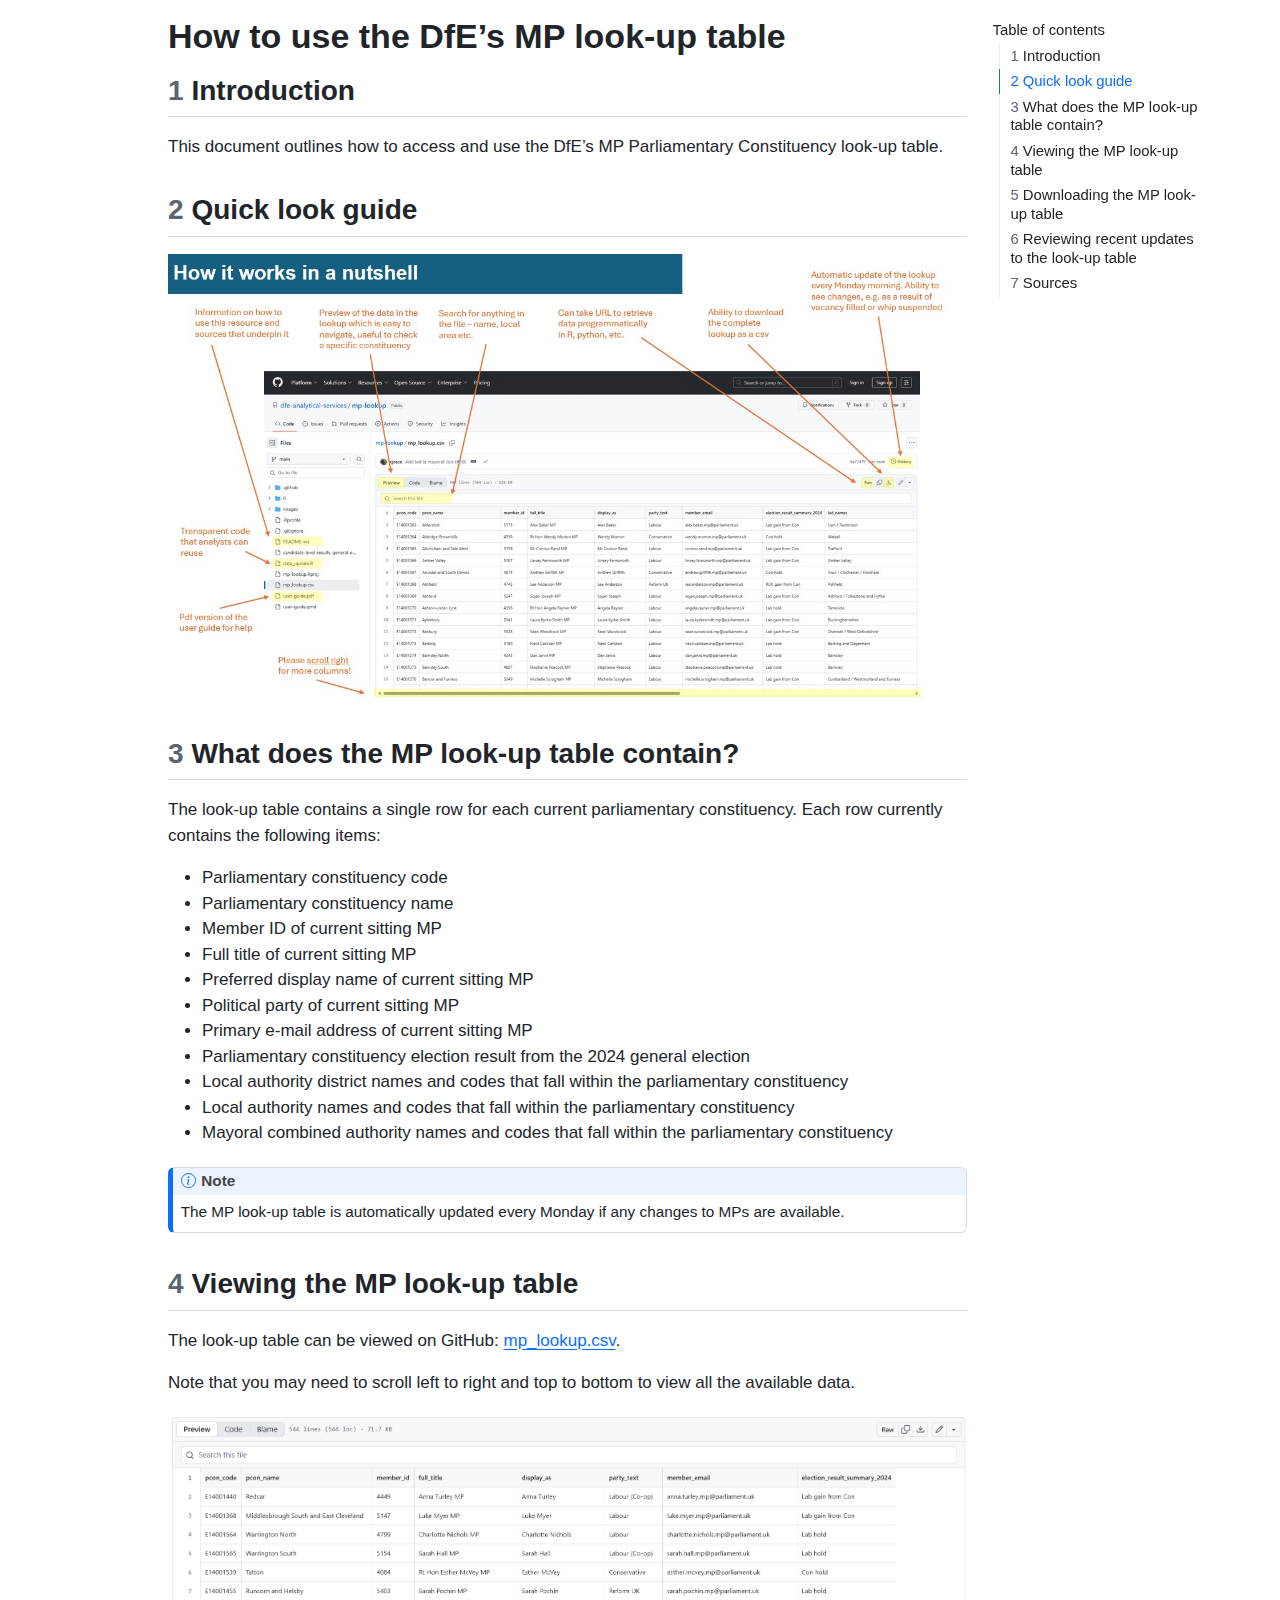
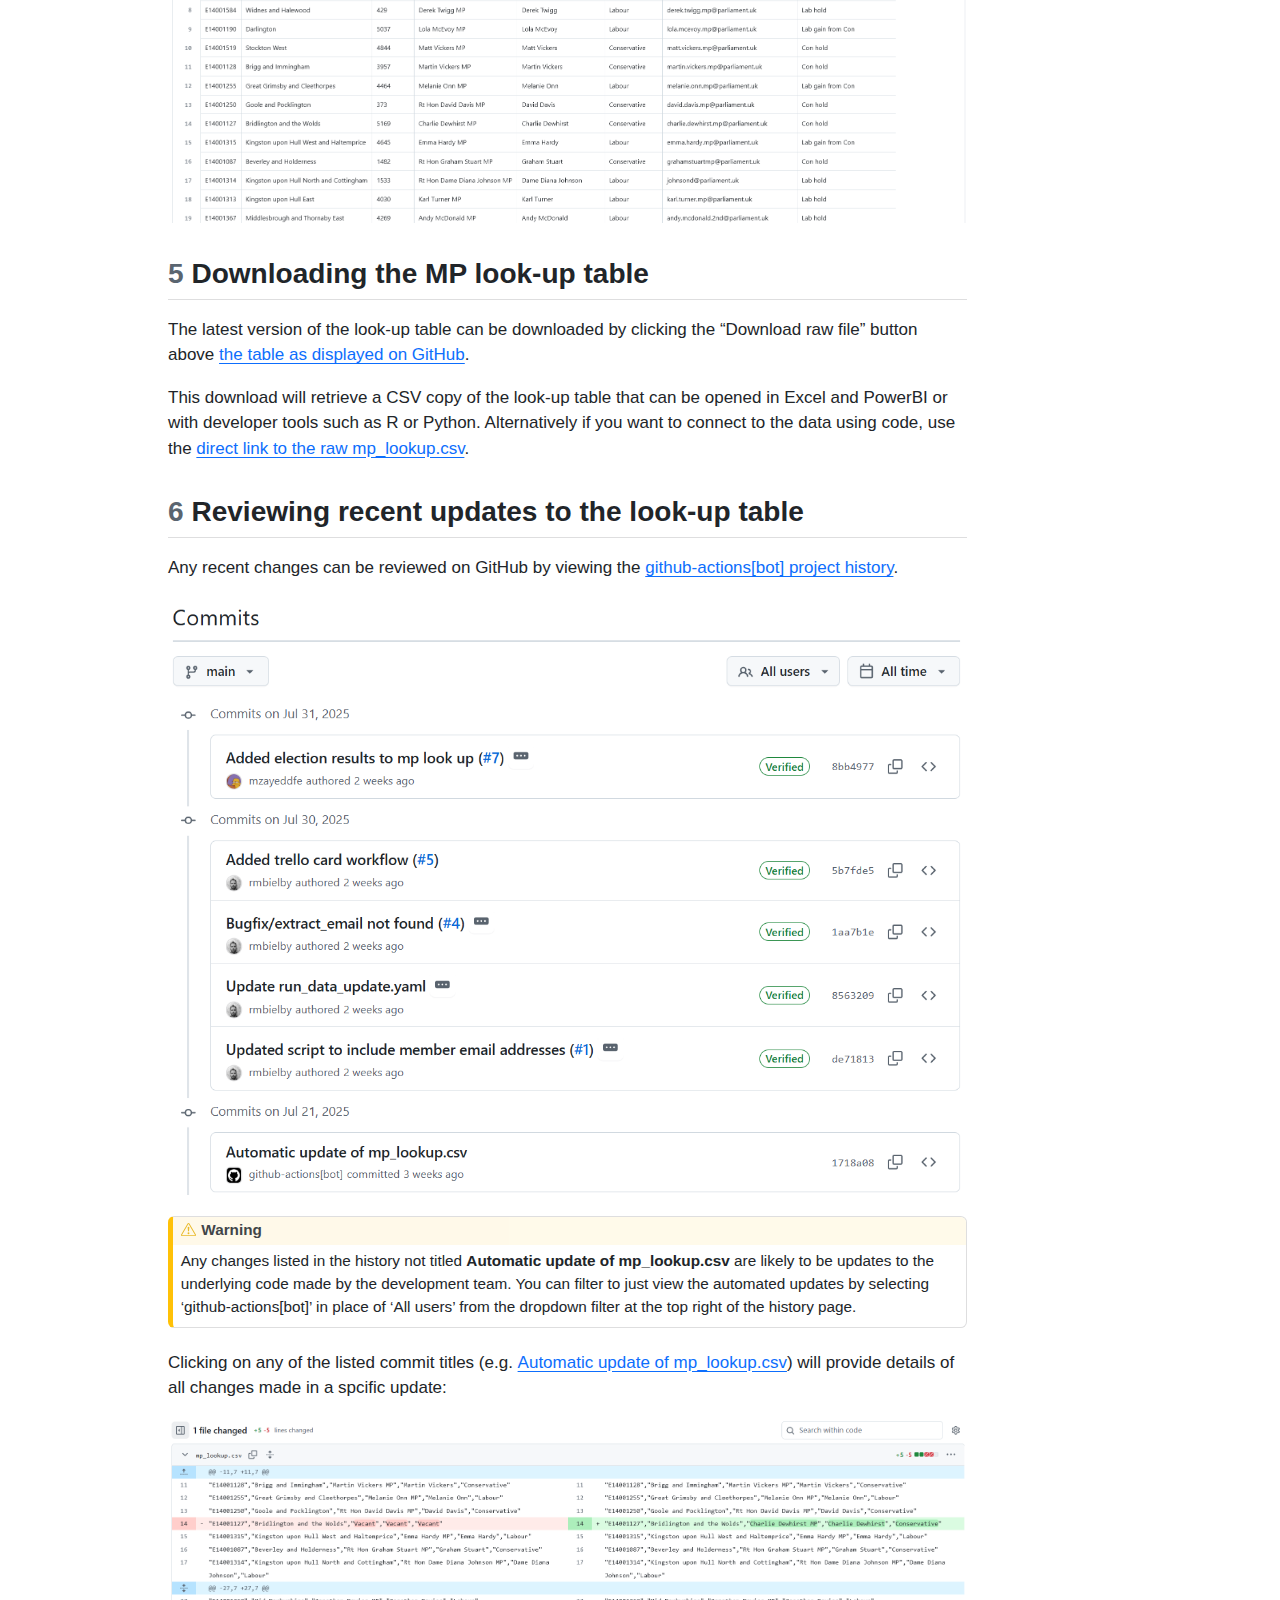
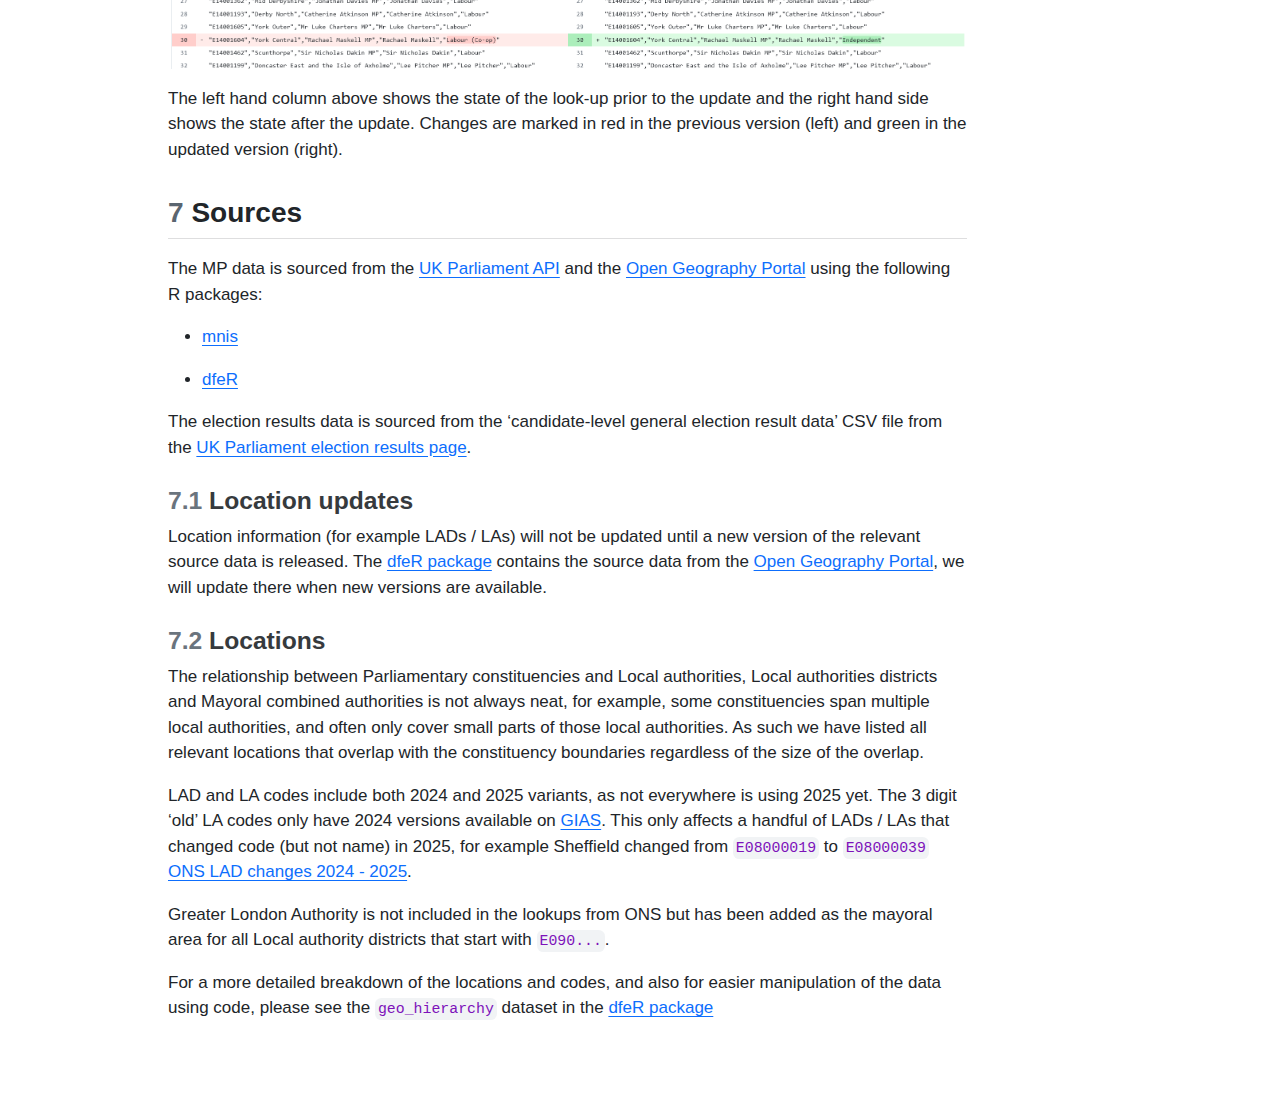
<file: index.html>
<!DOCTYPE html>
<html xmlns="http://www.w3.org/1999/xhtml" lang="en" xml:lang="en"><head>

<meta charset="utf-8">
<meta name="generator" content="quarto-1.8.27">

<meta name="viewport" content="width=device-width, initial-scale=1.0, user-scalable=yes">


<title>How to use the DfE’s MP look-up table</title>
<style>
code{white-space: pre-wrap;}
span.smallcaps{font-variant: small-caps;}
div.columns{display: flex; gap: min(4vw, 1.5em);}
div.column{flex: auto; overflow-x: auto;}
div.hanging-indent{margin-left: 1.5em; text-indent: -1.5em;}
ul.task-list{list-style: none;}
ul.task-list li input[type="checkbox"] {
  width: 0.8em;
  margin: 0 0.8em 0.2em -1em; /* quarto-specific, see https://github.com/quarto-dev/quarto-cli/issues/4556 */ 
  vertical-align: middle;
}
</style>


<script src="user-guide_files/libs/clipboard/clipboard.min.js"></script>
<script src="user-guide_files/libs/quarto-html/quarto.js" type="module"></script>
<script src="user-guide_files/libs/quarto-html/tabsets/tabsets.js" type="module"></script>
<script src="user-guide_files/libs/quarto-html/axe/axe-check.js" type="module"></script>
<script src="user-guide_files/libs/quarto-html/popper.min.js"></script>
<script src="user-guide_files/libs/quarto-html/tippy.umd.min.js"></script>
<script src="user-guide_files/libs/quarto-html/anchor.min.js"></script>
<link href="user-guide_files/libs/quarto-html/tippy.css" rel="stylesheet">
<link href="user-guide_files/libs/quarto-html/quarto-syntax-highlighting-ed96de9b727972fe78a7b5d16c58bf87.css" rel="stylesheet" id="quarto-text-highlighting-styles">
<script src="user-guide_files/libs/bootstrap/bootstrap.min.js"></script>
<link href="user-guide_files/libs/bootstrap/bootstrap-icons.css" rel="stylesheet">
<link href="user-guide_files/libs/bootstrap/bootstrap-65593569ceda963ba8f623b2d6753334.min.css" rel="stylesheet" append-hash="true" id="quarto-bootstrap" data-mode="light">


</head>

<body class="quarto-light">

<div id="quarto-content" class="page-columns page-rows-contents page-layout-article">
<div id="quarto-margin-sidebar" class="sidebar margin-sidebar">
  <nav id="TOC" role="doc-toc" class="toc-active">
    <h2 id="toc-title">Table of contents</h2>
   
  <ul>
  <li><a href="#introduction" id="toc-introduction" class="nav-link active" data-scroll-target="#introduction"><span class="header-section-number">1</span> Introduction</a></li>
  <li><a href="#quick-look-guide" id="toc-quick-look-guide" class="nav-link" data-scroll-target="#quick-look-guide"><span class="header-section-number">2</span> Quick look guide</a></li>
  <li><a href="#what-does-the-mp-look-up-table-contain" id="toc-what-does-the-mp-look-up-table-contain" class="nav-link" data-scroll-target="#what-does-the-mp-look-up-table-contain"><span class="header-section-number">3</span> What does the MP look-up table contain?</a></li>
  <li><a href="#viewing-the-mp-look-up-table" id="toc-viewing-the-mp-look-up-table" class="nav-link" data-scroll-target="#viewing-the-mp-look-up-table"><span class="header-section-number">4</span> Viewing the MP look-up table</a></li>
  <li><a href="#downloading-the-mp-look-up-table" id="toc-downloading-the-mp-look-up-table" class="nav-link" data-scroll-target="#downloading-the-mp-look-up-table"><span class="header-section-number">5</span> Downloading the MP look-up table</a></li>
  <li><a href="#reviewing-recent-updates-to-the-look-up-table" id="toc-reviewing-recent-updates-to-the-look-up-table" class="nav-link" data-scroll-target="#reviewing-recent-updates-to-the-look-up-table"><span class="header-section-number">6</span> Reviewing recent updates to the look-up table</a></li>
  <li><a href="#sources" id="toc-sources" class="nav-link" data-scroll-target="#sources"><span class="header-section-number">7</span> Sources</a>
  <ul class="collapse">
  <li><a href="#location-updates" id="toc-location-updates" class="nav-link" data-scroll-target="#location-updates"><span class="header-section-number">7.1</span> Location updates</a></li>
  <li><a href="#locations" id="toc-locations" class="nav-link" data-scroll-target="#locations"><span class="header-section-number">7.2</span> Locations</a></li>
  </ul></li>
  </ul>
</nav>
</div>
<main class="content" id="quarto-document-content">

<header id="title-block-header" class="quarto-title-block default">
<div class="quarto-title">
<h1 class="title">How to use the DfE’s MP look-up table</h1>
</div>



<div class="quarto-title-meta">

    
  
    
  </div>
  


</header>


<section id="introduction" class="level2" data-number="1">
<h2 data-number="1" class="anchored" data-anchor-id="introduction"><span class="header-section-number">1</span> Introduction</h2>
<p>This document outlines how to access and use the DfE’s MP Parliamentary Constituency look-up table.</p>
</section>
<section id="quick-look-guide" class="level2" data-number="2">
<h2 data-number="2" class="anchored" data-anchor-id="quick-look-guide"><span class="header-section-number">2</span> Quick look guide</h2>
<p><img src="images/mp-look-up-on-github-overview.jpg" class="img-fluid"></p>
</section>
<section id="what-does-the-mp-look-up-table-contain" class="level2" data-number="3">
<h2 data-number="3" class="anchored" data-anchor-id="what-does-the-mp-look-up-table-contain"><span class="header-section-number">3</span> What does the MP look-up table contain?</h2>
<p>The look-up table contains a single row for each current parliamentary constituency. Each row currently contains the following items:</p>
<ul>
<li>Parliamentary constituency code</li>
<li>Parliamentary constituency name</li>
<li>Member ID of current sitting MP</li>
<li>Full title of current sitting MP</li>
<li>Preferred display name of current sitting MP</li>
<li>Political party of current sitting MP</li>
<li>Primary e-mail address of current sitting MP</li>
<li>Parliamentary constituency election result from the 2024 general election</li>
<li>Local authority district names and codes that fall within the parliamentary constituency</li>
<li>Local authority names and codes that fall within the parliamentary constituency</li>
<li>Mayoral combined authority names and codes that fall within the parliamentary constituency</li>
</ul>
<div class="callout callout-style-default callout-note callout-titled">
<div class="callout-header d-flex align-content-center">
<div class="callout-icon-container">
<i class="callout-icon"></i>
</div>
<div class="callout-title-container flex-fill">
Note
</div>
</div>
<div class="callout-body-container callout-body">
<p>The MP look-up table is automatically updated every Monday if any changes to MPs are available.</p>
</div>
</div>
</section>
<section id="viewing-the-mp-look-up-table" class="level2" data-number="4">
<h2 data-number="4" class="anchored" data-anchor-id="viewing-the-mp-look-up-table"><span class="header-section-number">4</span> Viewing the MP look-up table</h2>
<p>The look-up table can be viewed on GitHub: <a href="https://github.com/dfe-analytical-services/mp-lookup/blob/main/mp_lookup.csv">mp_lookup.csv</a>.</p>
<p>Note that you may need to scroll left to right and top to bottom to view all the available data.</p>
<p><img src="images/mp-look-up-csv_on-github.png" class="img-fluid"></p>
</section>
<section id="downloading-the-mp-look-up-table" class="level2" data-number="5">
<h2 data-number="5" class="anchored" data-anchor-id="downloading-the-mp-look-up-table"><span class="header-section-number">5</span> Downloading the MP look-up table</h2>
<p>The latest version of the look-up table can be downloaded by clicking the “Download raw file” button above <a href="https://github.com/dfe-analytical-services/mp-lookup/blob/main/mp_lookup.csv">the table as displayed on GitHub</a>.</p>
<p>This download will retrieve a CSV copy of the look-up table that can be opened in Excel and PowerBI or with developer tools such as R or Python. Alternatively if you want to connect to the data using code, use the <a href="https://raw.githubusercontent.com/dfe-analytical-services/mp-lookup/refs/heads/main/mp_lookup.csv">direct link to the raw mp_lookup.csv</a>.</p>
</section>
<section id="reviewing-recent-updates-to-the-look-up-table" class="level2" data-number="6">
<h2 data-number="6" class="anchored" data-anchor-id="reviewing-recent-updates-to-the-look-up-table"><span class="header-section-number">6</span> Reviewing recent updates to the look-up table</h2>
<p>Any recent changes can be reviewed on GitHub by viewing the <a href="https://github.com/dfe-analytical-services/mp-lookup/commits/main/?author=github-actions%5Bbot%5D">github-actions[bot] project history</a>.</p>
<p><img src="images/mp-look-up-history_on-github.png" class="img-fluid"></p>
<div class="callout callout-style-default callout-warning callout-titled">
<div class="callout-header d-flex align-content-center">
<div class="callout-icon-container">
<i class="callout-icon"></i>
</div>
<div class="callout-title-container flex-fill">
Warning
</div>
</div>
<div class="callout-body-container callout-body">
<p>Any changes listed in the history not titled <strong>Automatic update of mp_lookup.csv</strong> are likely to be updates to the underlying code made by the development team. You can filter to just view the automated updates by selecting ‘github-actions[bot]’ in place of ‘All users’ from the dropdown filter at the top right of the history page.</p>
</div>
</div>
<p>Clicking on any of the listed commit titles (e.g.&nbsp;<a href="https://github.com/dfe-analytical-services/mp-lookup/commit/946f0627f902a6da9659e69e9a34f423b811f08e">Automatic update of mp_lookup.csv</a>) will provide details of all changes made in a spcific update:</p>
<p><img src="images/mp-look-up-changes_on-github.png" class="img-fluid"></p>
<p>The left hand column above shows the state of the look-up prior to the update and the right hand side shows the state after the update. Changes are marked in red in the previous version (left) and green in the updated version (right).</p>
</section>
<section id="sources" class="level2" data-number="7">
<h2 data-number="7" class="anchored" data-anchor-id="sources"><span class="header-section-number">7</span> Sources</h2>
<p>The MP data is sourced from the <a href="http://data.parliament.uk/membersdataplatform/default.aspx">UK Parliament API</a> and the <a href="https://geoportal.statistics.gov.uk/">Open Geography Portal</a> using the following R packages:</p>
<ul>
<li><p><a href="https://docs.evanodell.com/mnis/">mnis</a></p></li>
<li><p><a href="https://github.com/dfe-analytical-services/dfeR">dfeR</a></p></li>
</ul>
<p>The election results data is sourced from the ‘candidate-level general election result data’ CSV file from the <a href="https://electionresults.parliament.uk/general-elections/6/political-parties">UK Parliament election results page</a>.</p>
<section id="location-updates" class="level3" data-number="7.1">
<h3 data-number="7.1" class="anchored" data-anchor-id="location-updates"><span class="header-section-number">7.1</span> Location updates</h3>
<p>Location information (for example LADs / LAs) will not be updated until a new version of the relevant source data is released. The <a href="https://github.com/dfe-analytical-services/dfeR">dfeR package</a> contains the source data from the <a href="https://geoportal.statistics.gov.uk/">Open Geography Portal</a>, we will update there when new versions are available.</p>
</section>
<section id="locations" class="level3" data-number="7.2">
<h3 data-number="7.2" class="anchored" data-anchor-id="locations"><span class="header-section-number">7.2</span> Locations</h3>
<p>The relationship between Parliamentary constituencies and Local authorities, Local authorities districts and Mayoral combined authorities is not always neat, for example, some constituencies span multiple local authorities, and often only cover small parts of those local authorities. As such we have listed all relevant locations that overlap with the constituency boundaries regardless of the size of the overlap.</p>
<p>LAD and LA codes include both 2024 and 2025 variants, as not everywhere is using 2025 yet. The 3 digit ‘old’ LA codes only have 2024 versions available on <a href="https://get-information-schools.service.gov.uk/Guidance/LaNameCodes">GIAS</a>. This only affects a handful of LADs / LAs that changed code (but not name) in 2025, for example Sheffield changed from <code>E08000019</code> to <code>E08000039</code> <a href="https://geoportal.statistics.gov.uk/datasets/40d74f80a6cb49f68fdd9fa53efbb1dd_0/explore?filters=eyJMQUQyNE5NIjpbIlNoZWZmaWVsZCJdfQ%3D%3D">ONS LAD changes 2024 - 2025</a>.</p>
<p>Greater London Authority is not included in the lookups from ONS but has been added as the mayoral area for all Local authority districts that start with <code>E090...</code>.</p>
<p>For a more detailed breakdown of the locations and codes, and also for easier manipulation of the data using code, please see the <code>geo_hierarchy</code> dataset in the <a href="https://dfe-analytical-services.github.io/dfeR/reference/geo_hierarchy.html">dfeR package</a></p>
</section>
</section>

</main>
<!-- /main column -->
<script id="quarto-html-after-body" type="application/javascript">
  window.document.addEventListener("DOMContentLoaded", function (event) {
    const icon = "";
    const anchorJS = new window.AnchorJS();
    anchorJS.options = {
      placement: 'right',
      icon: icon
    };
    anchorJS.add('.anchored');
    const isCodeAnnotation = (el) => {
      for (const clz of el.classList) {
        if (clz.startsWith('code-annotation-')) {                     
          return true;
        }
      }
      return false;
    }
    const onCopySuccess = function(e) {
      // button target
      const button = e.trigger;
      // don't keep focus
      button.blur();
      // flash "checked"
      button.classList.add('code-copy-button-checked');
      var currentTitle = button.getAttribute("title");
      button.setAttribute("title", "Copied!");
      let tooltip;
      if (window.bootstrap) {
        button.setAttribute("data-bs-toggle", "tooltip");
        button.setAttribute("data-bs-placement", "left");
        button.setAttribute("data-bs-title", "Copied!");
        tooltip = new bootstrap.Tooltip(button, 
          { trigger: "manual", 
            customClass: "code-copy-button-tooltip",
            offset: [0, -8]});
        tooltip.show();    
      }
      setTimeout(function() {
        if (tooltip) {
          tooltip.hide();
          button.removeAttribute("data-bs-title");
          button.removeAttribute("data-bs-toggle");
          button.removeAttribute("data-bs-placement");
        }
        button.setAttribute("title", currentTitle);
        button.classList.remove('code-copy-button-checked');
      }, 1000);
      // clear code selection
      e.clearSelection();
    }
    const getTextToCopy = function(trigger) {
      const outerScaffold = trigger.parentElement.cloneNode(true);
      const codeEl = outerScaffold.querySelector('code');
      for (const childEl of codeEl.children) {
        if (isCodeAnnotation(childEl)) {
          childEl.remove();
        }
      }
      return codeEl.innerText;
    }
    const clipboard = new window.ClipboardJS('.code-copy-button:not([data-in-quarto-modal])', {
      text: getTextToCopy
    });
    clipboard.on('success', onCopySuccess);
    if (window.document.getElementById('quarto-embedded-source-code-modal')) {
      const clipboardModal = new window.ClipboardJS('.code-copy-button[data-in-quarto-modal]', {
        text: getTextToCopy,
        container: window.document.getElementById('quarto-embedded-source-code-modal')
      });
      clipboardModal.on('success', onCopySuccess);
    }
      var localhostRegex = new RegExp(/^(?:http|https):\/\/localhost\:?[0-9]*\//);
      var mailtoRegex = new RegExp(/^mailto:/);
        var filterRegex = new RegExp('/' + window.location.host + '/');
      var isInternal = (href) => {
          return filterRegex.test(href) || localhostRegex.test(href) || mailtoRegex.test(href);
      }
      // Inspect non-navigation links and adorn them if external
     var links = window.document.querySelectorAll('a[href]:not(.nav-link):not(.navbar-brand):not(.toc-action):not(.sidebar-link):not(.sidebar-item-toggle):not(.pagination-link):not(.no-external):not([aria-hidden]):not(.dropdown-item):not(.quarto-navigation-tool):not(.about-link)');
      for (var i=0; i<links.length; i++) {
        const link = links[i];
        if (!isInternal(link.href)) {
          // undo the damage that might have been done by quarto-nav.js in the case of
          // links that we want to consider external
          if (link.dataset.originalHref !== undefined) {
            link.href = link.dataset.originalHref;
          }
        }
      }
    function tippyHover(el, contentFn, onTriggerFn, onUntriggerFn) {
      const config = {
        allowHTML: true,
        maxWidth: 500,
        delay: 100,
        arrow: false,
        appendTo: function(el) {
            return el.parentElement;
        },
        interactive: true,
        interactiveBorder: 10,
        theme: 'quarto',
        placement: 'bottom-start',
      };
      if (contentFn) {
        config.content = contentFn;
      }
      if (onTriggerFn) {
        config.onTrigger = onTriggerFn;
      }
      if (onUntriggerFn) {
        config.onUntrigger = onUntriggerFn;
      }
      window.tippy(el, config); 
    }
    const noterefs = window.document.querySelectorAll('a[role="doc-noteref"]');
    for (var i=0; i<noterefs.length; i++) {
      const ref = noterefs[i];
      tippyHover(ref, function() {
        // use id or data attribute instead here
        let href = ref.getAttribute('data-footnote-href') || ref.getAttribute('href');
        try { href = new URL(href).hash; } catch {}
        const id = href.replace(/^#\/?/, "");
        const note = window.document.getElementById(id);
        if (note) {
          return note.innerHTML;
        } else {
          return "";
        }
      });
    }
    const xrefs = window.document.querySelectorAll('a.quarto-xref');
    const processXRef = (id, note) => {
      // Strip column container classes
      const stripColumnClz = (el) => {
        el.classList.remove("page-full", "page-columns");
        if (el.children) {
          for (const child of el.children) {
            stripColumnClz(child);
          }
        }
      }
      stripColumnClz(note)
      if (id === null || id.startsWith('sec-')) {
        // Special case sections, only their first couple elements
        const container = document.createElement("div");
        if (note.children && note.children.length > 2) {
          container.appendChild(note.children[0].cloneNode(true));
          for (let i = 1; i < note.children.length; i++) {
            const child = note.children[i];
            if (child.tagName === "P" && child.innerText === "") {
              continue;
            } else {
              container.appendChild(child.cloneNode(true));
              break;
            }
          }
          if (window.Quarto?.typesetMath) {
            window.Quarto.typesetMath(container);
          }
          return container.innerHTML
        } else {
          if (window.Quarto?.typesetMath) {
            window.Quarto.typesetMath(note);
          }
          return note.innerHTML;
        }
      } else {
        // Remove any anchor links if they are present
        const anchorLink = note.querySelector('a.anchorjs-link');
        if (anchorLink) {
          anchorLink.remove();
        }
        if (window.Quarto?.typesetMath) {
          window.Quarto.typesetMath(note);
        }
        if (note.classList.contains("callout")) {
          return note.outerHTML;
        } else {
          return note.innerHTML;
        }
      }
    }
    for (var i=0; i<xrefs.length; i++) {
      const xref = xrefs[i];
      tippyHover(xref, undefined, function(instance) {
        instance.disable();
        let url = xref.getAttribute('href');
        let hash = undefined; 
        if (url.startsWith('#')) {
          hash = url;
        } else {
          try { hash = new URL(url).hash; } catch {}
        }
        if (hash) {
          const id = hash.replace(/^#\/?/, "");
          const note = window.document.getElementById(id);
          if (note !== null) {
            try {
              const html = processXRef(id, note.cloneNode(true));
              instance.setContent(html);
            } finally {
              instance.enable();
              instance.show();
            }
          } else {
            // See if we can fetch this
            fetch(url.split('#')[0])
            .then(res => res.text())
            .then(html => {
              const parser = new DOMParser();
              const htmlDoc = parser.parseFromString(html, "text/html");
              const note = htmlDoc.getElementById(id);
              if (note !== null) {
                const html = processXRef(id, note);
                instance.setContent(html);
              } 
            }).finally(() => {
              instance.enable();
              instance.show();
            });
          }
        } else {
          // See if we can fetch a full url (with no hash to target)
          // This is a special case and we should probably do some content thinning / targeting
          fetch(url)
          .then(res => res.text())
          .then(html => {
            const parser = new DOMParser();
            const htmlDoc = parser.parseFromString(html, "text/html");
            const note = htmlDoc.querySelector('main.content');
            if (note !== null) {
              // This should only happen for chapter cross references
              // (since there is no id in the URL)
              // remove the first header
              if (note.children.length > 0 && note.children[0].tagName === "HEADER") {
                note.children[0].remove();
              }
              const html = processXRef(null, note);
              instance.setContent(html);
            } 
          }).finally(() => {
            instance.enable();
            instance.show();
          });
        }
      }, function(instance) {
      });
    }
        let selectedAnnoteEl;
        const selectorForAnnotation = ( cell, annotation) => {
          let cellAttr = 'data-code-cell="' + cell + '"';
          let lineAttr = 'data-code-annotation="' +  annotation + '"';
          const selector = 'span[' + cellAttr + '][' + lineAttr + ']';
          return selector;
        }
        const selectCodeLines = (annoteEl) => {
          const doc = window.document;
          const targetCell = annoteEl.getAttribute("data-target-cell");
          const targetAnnotation = annoteEl.getAttribute("data-target-annotation");
          const annoteSpan = window.document.querySelector(selectorForAnnotation(targetCell, targetAnnotation));
          const lines = annoteSpan.getAttribute("data-code-lines").split(",");
          const lineIds = lines.map((line) => {
            return targetCell + "-" + line;
          })
          let top = null;
          let height = null;
          let parent = null;
          if (lineIds.length > 0) {
              //compute the position of the single el (top and bottom and make a div)
              const el = window.document.getElementById(lineIds[0]);
              top = el.offsetTop;
              height = el.offsetHeight;
              parent = el.parentElement.parentElement;
            if (lineIds.length > 1) {
              const lastEl = window.document.getElementById(lineIds[lineIds.length - 1]);
              const bottom = lastEl.offsetTop + lastEl.offsetHeight;
              height = bottom - top;
            }
            if (top !== null && height !== null && parent !== null) {
              // cook up a div (if necessary) and position it 
              let div = window.document.getElementById("code-annotation-line-highlight");
              if (div === null) {
                div = window.document.createElement("div");
                div.setAttribute("id", "code-annotation-line-highlight");
                div.style.position = 'absolute';
                parent.appendChild(div);
              }
              div.style.top = top - 2 + "px";
              div.style.height = height + 4 + "px";
              div.style.left = 0;
              let gutterDiv = window.document.getElementById("code-annotation-line-highlight-gutter");
              if (gutterDiv === null) {
                gutterDiv = window.document.createElement("div");
                gutterDiv.setAttribute("id", "code-annotation-line-highlight-gutter");
                gutterDiv.style.position = 'absolute';
                const codeCell = window.document.getElementById(targetCell);
                const gutter = codeCell.querySelector('.code-annotation-gutter');
                gutter.appendChild(gutterDiv);
              }
              gutterDiv.style.top = top - 2 + "px";
              gutterDiv.style.height = height + 4 + "px";
            }
            selectedAnnoteEl = annoteEl;
          }
        };
        const unselectCodeLines = () => {
          const elementsIds = ["code-annotation-line-highlight", "code-annotation-line-highlight-gutter"];
          elementsIds.forEach((elId) => {
            const div = window.document.getElementById(elId);
            if (div) {
              div.remove();
            }
          });
          selectedAnnoteEl = undefined;
        };
          // Handle positioning of the toggle
      window.addEventListener(
        "resize",
        throttle(() => {
          elRect = undefined;
          if (selectedAnnoteEl) {
            selectCodeLines(selectedAnnoteEl);
          }
        }, 10)
      );
      function throttle(fn, ms) {
      let throttle = false;
      let timer;
        return (...args) => {
          if(!throttle) { // first call gets through
              fn.apply(this, args);
              throttle = true;
          } else { // all the others get throttled
              if(timer) clearTimeout(timer); // cancel #2
              timer = setTimeout(() => {
                fn.apply(this, args);
                timer = throttle = false;
              }, ms);
          }
        };
      }
        // Attach click handler to the DT
        const annoteDls = window.document.querySelectorAll('dt[data-target-cell]');
        for (const annoteDlNode of annoteDls) {
          annoteDlNode.addEventListener('click', (event) => {
            const clickedEl = event.target;
            if (clickedEl !== selectedAnnoteEl) {
              unselectCodeLines();
              const activeEl = window.document.querySelector('dt[data-target-cell].code-annotation-active');
              if (activeEl) {
                activeEl.classList.remove('code-annotation-active');
              }
              selectCodeLines(clickedEl);
              clickedEl.classList.add('code-annotation-active');
            } else {
              // Unselect the line
              unselectCodeLines();
              clickedEl.classList.remove('code-annotation-active');
            }
          });
        }
    const findCites = (el) => {
      const parentEl = el.parentElement;
      if (parentEl) {
        const cites = parentEl.dataset.cites;
        if (cites) {
          return {
            el,
            cites: cites.split(' ')
          };
        } else {
          return findCites(el.parentElement)
        }
      } else {
        return undefined;
      }
    };
    var bibliorefs = window.document.querySelectorAll('a[role="doc-biblioref"]');
    for (var i=0; i<bibliorefs.length; i++) {
      const ref = bibliorefs[i];
      const citeInfo = findCites(ref);
      if (citeInfo) {
        tippyHover(citeInfo.el, function() {
          var popup = window.document.createElement('div');
          citeInfo.cites.forEach(function(cite) {
            var citeDiv = window.document.createElement('div');
            citeDiv.classList.add('hanging-indent');
            citeDiv.classList.add('csl-entry');
            var biblioDiv = window.document.getElementById('ref-' + cite);
            if (biblioDiv) {
              citeDiv.innerHTML = biblioDiv.innerHTML;
            }
            popup.appendChild(citeDiv);
          });
          return popup.innerHTML;
        });
      }
    }
  });
  </script>
</div> <!-- /content -->




</body></html>
</file>
<file: user-guide_files/libs/quarto-html/tippy.css>
.tippy-box[data-animation=fade][data-state=hidden]{opacity:0}[data-tippy-root]{max-width:calc(100vw - 10px)}.tippy-box{position:relative;background-color:#333;color:#fff;border-radius:4px;font-size:14px;line-height:1.4;white-space:normal;outline:0;transition-property:transform,visibility,opacity}.tippy-box[data-placement^=top]>.tippy-arrow{bottom:0}.tippy-box[data-placement^=top]>.tippy-arrow:before{bottom:-7px;left:0;border-width:8px 8px 0;border-top-color:initial;transform-origin:center top}.tippy-box[data-placement^=bottom]>.tippy-arrow{top:0}.tippy-box[data-placement^=bottom]>.tippy-arrow:before{top:-7px;left:0;border-width:0 8px 8px;border-bottom-color:initial;transform-origin:center bottom}.tippy-box[data-placement^=left]>.tippy-arrow{right:0}.tippy-box[data-placement^=left]>.tippy-arrow:before{border-width:8px 0 8px 8px;border-left-color:initial;right:-7px;transform-origin:center left}.tippy-box[data-placement^=right]>.tippy-arrow{left:0}.tippy-box[data-placement^=right]>.tippy-arrow:before{left:-7px;border-width:8px 8px 8px 0;border-right-color:initial;transform-origin:center right}.tippy-box[data-inertia][data-state=visible]{transition-timing-function:cubic-bezier(.54,1.5,.38,1.11)}.tippy-arrow{width:16px;height:16px;color:#333}.tippy-arrow:before{content:"";position:absolute;border-color:transparent;border-style:solid}.tippy-content{position:relative;padding:5px 9px;z-index:1}
</file>
<file: user-guide_files/libs/quarto-html/quarto-syntax-highlighting-ed96de9b727972fe78a7b5d16c58bf87.css>
/* quarto syntax highlight colors */
:root {
  --quarto-hl-ot-color: #003B4F;
  --quarto-hl-at-color: #657422;
  --quarto-hl-ss-color: #20794D;
  --quarto-hl-an-color: #5E5E5E;
  --quarto-hl-fu-color: #4758AB;
  --quarto-hl-st-color: #20794D;
  --quarto-hl-cf-color: #003B4F;
  --quarto-hl-op-color: #5E5E5E;
  --quarto-hl-er-color: #AD0000;
  --quarto-hl-bn-color: #AD0000;
  --quarto-hl-al-color: #AD0000;
  --quarto-hl-va-color: #111111;
  --quarto-hl-bu-color: inherit;
  --quarto-hl-ex-color: inherit;
  --quarto-hl-pp-color: #AD0000;
  --quarto-hl-in-color: #5E5E5E;
  --quarto-hl-vs-color: #20794D;
  --quarto-hl-wa-color: #5E5E5E;
  --quarto-hl-do-color: #5E5E5E;
  --quarto-hl-im-color: #00769E;
  --quarto-hl-ch-color: #20794D;
  --quarto-hl-dt-color: #AD0000;
  --quarto-hl-fl-color: #AD0000;
  --quarto-hl-co-color: #5E5E5E;
  --quarto-hl-cv-color: #5E5E5E;
  --quarto-hl-cn-color: #8f5902;
  --quarto-hl-sc-color: #5E5E5E;
  --quarto-hl-dv-color: #AD0000;
  --quarto-hl-kw-color: #003B4F;
}

/* other quarto variables */
:root {
  --quarto-font-monospace: SFMono-Regular, Menlo, Monaco, Consolas, "Liberation Mono", "Courier New", monospace;
}

/* syntax highlight based on Pandoc's rules */
pre > code.sourceCode > span {
  color: #003B4F;
}

code.sourceCode > span {
  color: #003B4F;
}

div.sourceCode,
div.sourceCode pre.sourceCode {
  color: #003B4F;
}

/* Normal */
code span {
  color: #003B4F;
}

/* Alert */
code span.al {
  color: #AD0000;
  font-style: inherit;
}

/* Annotation */
code span.an {
  color: #5E5E5E;
  font-style: inherit;
}

/* Attribute */
code span.at {
  color: #657422;
  font-style: inherit;
}

/* BaseN */
code span.bn {
  color: #AD0000;
  font-style: inherit;
}

/* BuiltIn */
code span.bu {
  font-style: inherit;
}

/* ControlFlow */
code span.cf {
  color: #003B4F;
  font-weight: bold;
  font-style: inherit;
}

/* Char */
code span.ch {
  color: #20794D;
  font-style: inherit;
}

/* Constant */
code span.cn {
  color: #8f5902;
  font-style: inherit;
}

/* Comment */
code span.co {
  color: #5E5E5E;
  font-style: inherit;
}

/* CommentVar */
code span.cv {
  color: #5E5E5E;
  font-style: italic;
}

/* Documentation */
code span.do {
  color: #5E5E5E;
  font-style: italic;
}

/* DataType */
code span.dt {
  color: #AD0000;
  font-style: inherit;
}

/* DecVal */
code span.dv {
  color: #AD0000;
  font-style: inherit;
}

/* Error */
code span.er {
  color: #AD0000;
  font-style: inherit;
}

/* Extension */
code span.ex {
  font-style: inherit;
}

/* Float */
code span.fl {
  color: #AD0000;
  font-style: inherit;
}

/* Function */
code span.fu {
  color: #4758AB;
  font-style: inherit;
}

/* Import */
code span.im {
  color: #00769E;
  font-style: inherit;
}

/* Information */
code span.in {
  color: #5E5E5E;
  font-style: inherit;
}

/* Keyword */
code span.kw {
  color: #003B4F;
  font-weight: bold;
  font-style: inherit;
}

/* Operator */
code span.op {
  color: #5E5E5E;
  font-style: inherit;
}

/* Other */
code span.ot {
  color: #003B4F;
  font-style: inherit;
}

/* Preprocessor */
code span.pp {
  color: #AD0000;
  font-style: inherit;
}

/* SpecialChar */
code span.sc {
  color: #5E5E5E;
  font-style: inherit;
}

/* SpecialString */
code span.ss {
  color: #20794D;
  font-style: inherit;
}

/* String */
code span.st {
  color: #20794D;
  font-style: inherit;
}

/* Variable */
code span.va {
  color: #111111;
  font-style: inherit;
}

/* VerbatimString */
code span.vs {
  color: #20794D;
  font-style: inherit;
}

/* Warning */
code span.wa {
  color: #5E5E5E;
  font-style: italic;
}

.prevent-inlining {
  content: "</";
}

/*# sourceMappingURL=0920dd6d7437995b8cdf7429764427b1.css.map */
</file>
